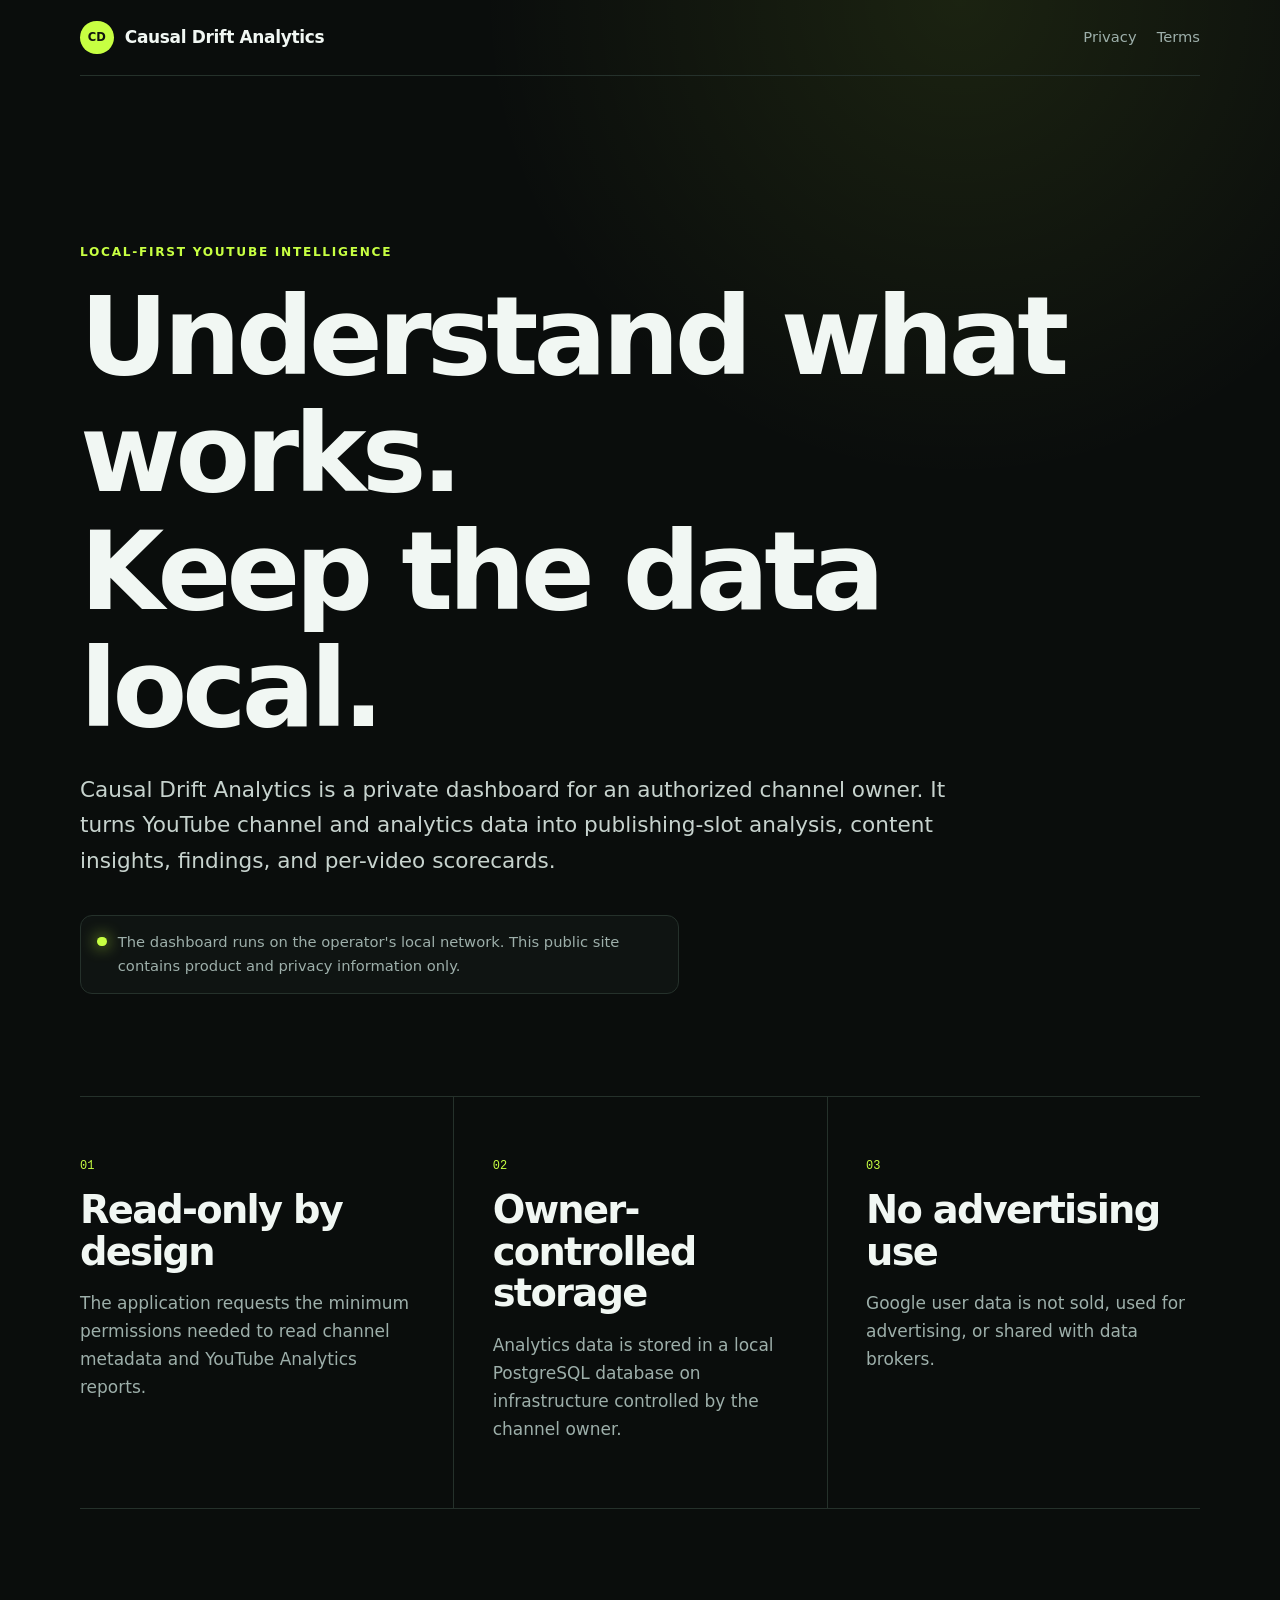
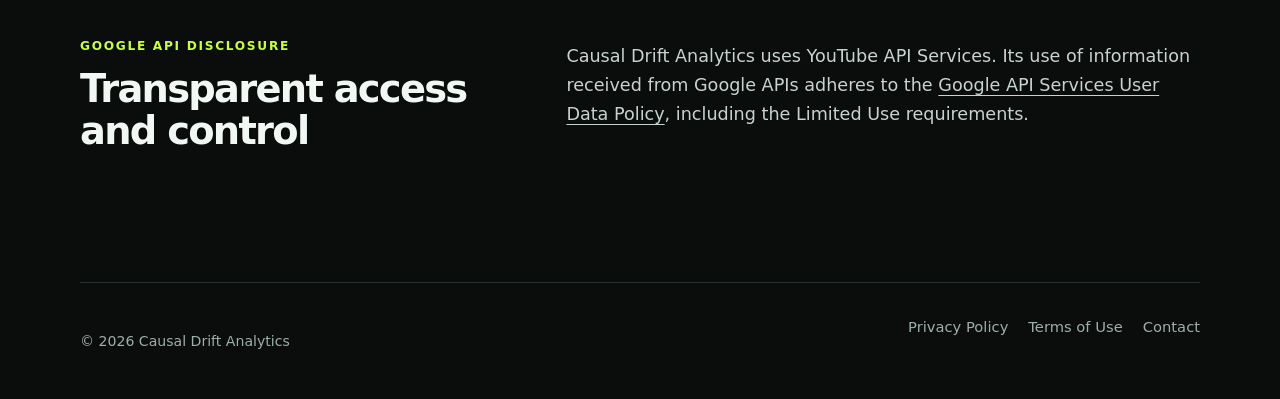
<file: index.html>
<!doctype html>
<html lang="en">
  <head>
    <meta charset="utf-8" />
    <meta name="viewport" content="width=device-width, initial-scale=1" />
    <meta name="description" content="Causal Drift Analytics is a private, local-first dashboard for understanding an authorized YouTube channel's content performance." />
    <title>Causal Drift Analytics</title>
    <link rel="stylesheet" href="./styles.css" />
  </head>
  <body>
    <header class="shell nav">
      <a class="brand" href="./" aria-label="Causal Drift Analytics home">
        <span class="brand-mark" aria-hidden="true">CD</span>
        <span>Causal Drift Analytics</span>
      </a>
      <nav aria-label="Legal">
        <a href="./privacy/">Privacy</a>
        <a href="./terms/">Terms</a>
      </nav>
    </header>

    <main>
      <section class="shell hero">
        <p class="eyebrow">Local-first YouTube intelligence</p>
        <h1>Understand what works.<br />Keep the data local.</h1>
        <p class="lede">
          Causal Drift Analytics is a private dashboard for an authorized channel owner. It turns YouTube channel and analytics data into publishing-slot analysis, content insights, findings, and per-video scorecards.
        </p>
        <div class="status" role="note">
          <span class="status-dot" aria-hidden="true"></span>
          The dashboard runs on the operator's local network. This public site contains product and privacy information only.
        </div>
      </section>

      <section class="shell grid" aria-label="Product principles">
        <article>
          <p class="number">01</p>
          <h2>Read-only by design</h2>
          <p>The application requests the minimum permissions needed to read channel metadata and YouTube Analytics reports.</p>
        </article>
        <article>
          <p class="number">02</p>
          <h2>Owner-controlled storage</h2>
          <p>Analytics data is stored in a local PostgreSQL database on infrastructure controlled by the channel owner.</p>
        </article>
        <article>
          <p class="number">03</p>
          <h2>No advertising use</h2>
          <p>Google user data is not sold, used for advertising, or shared with data brokers.</p>
        </article>
      </section>

      <section class="shell disclosure">
        <div>
          <p class="eyebrow">Google API disclosure</p>
          <h2>Transparent access and control</h2>
        </div>
        <p>
          Causal Drift Analytics uses YouTube API Services. Its use of information received from Google APIs adheres to the
          <a href="https://developers.google.com/terms/api-services-user-data-policy">Google API Services User Data Policy</a>, including the Limited Use requirements.
        </p>
      </section>
    </main>

    <footer class="shell footer">
      <p>© 2026 Causal Drift Analytics</p>
      <div>
        <a href="./privacy/">Privacy Policy</a>
        <a href="./terms/">Terms of Use</a>
        <a href="mailto:deepaktiwari3020@gmail.com">Contact</a>
      </div>
    </footer>
  </body>
</html>
</file>
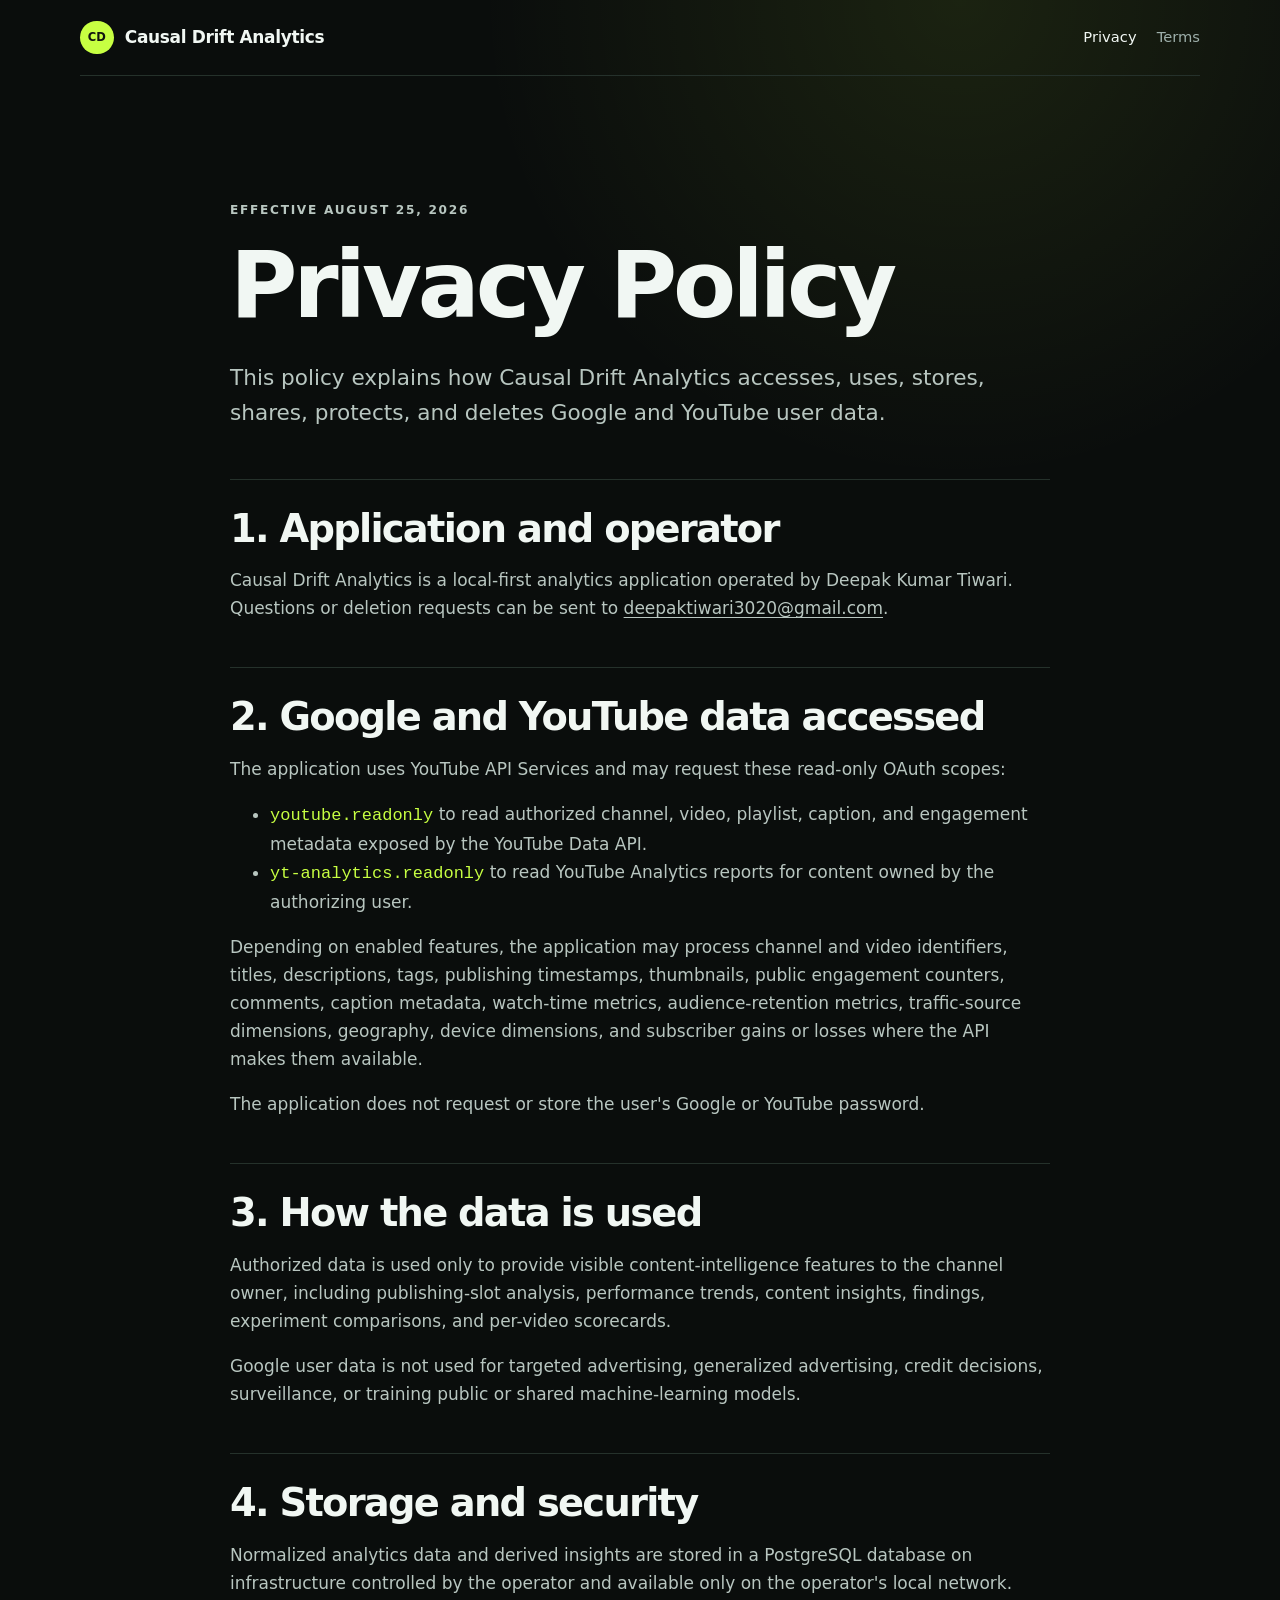
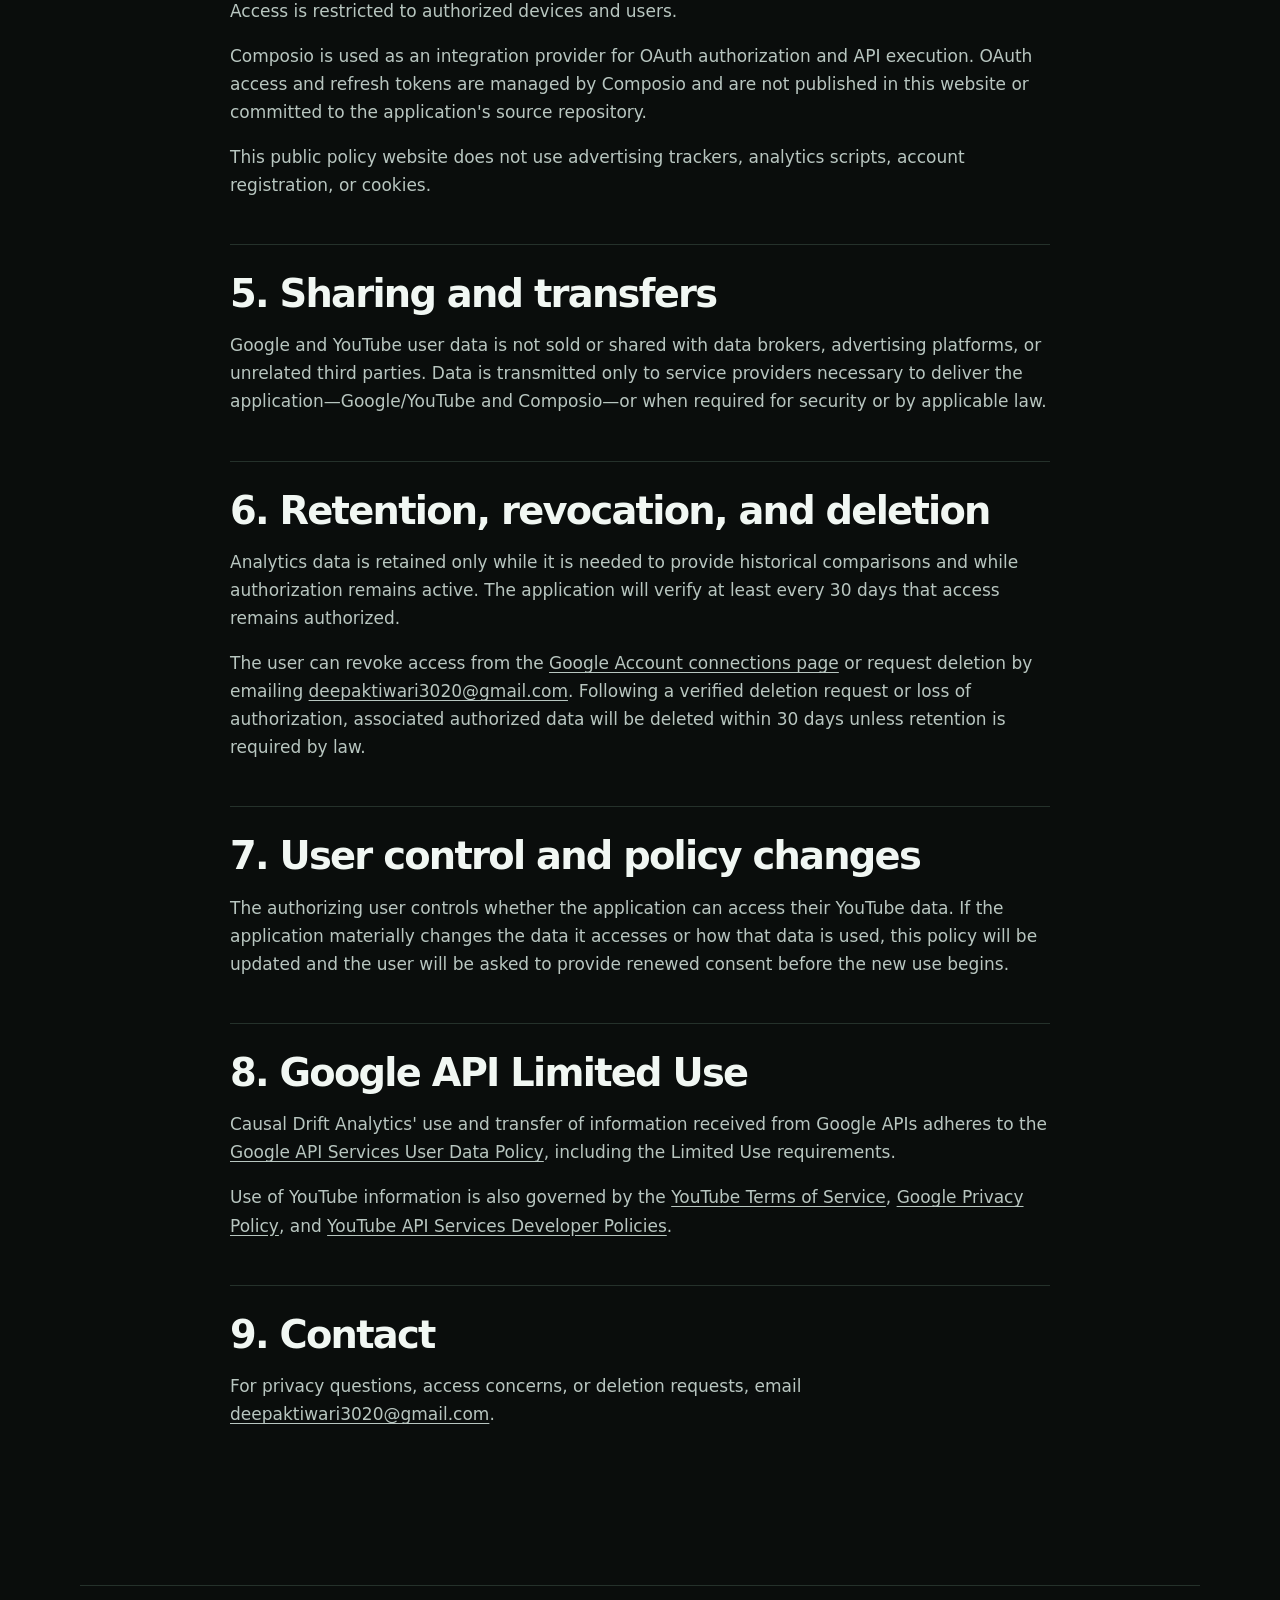
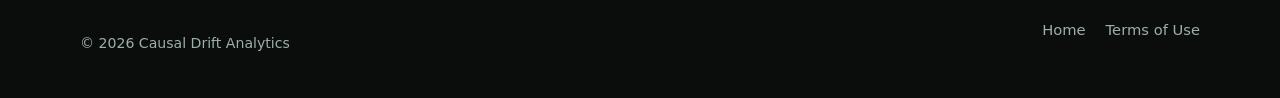
<file: privacy/index.html>
<!doctype html>
<html lang="en">
  <head>
    <meta charset="utf-8" />
    <meta name="viewport" content="width=device-width, initial-scale=1" />
    <meta name="description" content="Privacy Policy for Causal Drift Analytics." />
    <title>Privacy Policy — Causal Drift Analytics</title>
    <link rel="stylesheet" href="../styles.css" />
  </head>
  <body>
    <header class="shell nav">
      <a class="brand" href="../" aria-label="Causal Drift Analytics home">
        <span class="brand-mark" aria-hidden="true">CD</span>
        <span>Causal Drift Analytics</span>
      </a>
      <nav aria-label="Legal">
        <a aria-current="page" href="./">Privacy</a>
        <a href="../terms/">Terms</a>
      </nav>
    </header>

    <main class="shell legal">
      <p class="eyebrow">Effective August 25, 2026</p>
      <h1>Privacy Policy</h1>
      <p class="lede">This policy explains how Causal Drift Analytics accesses, uses, stores, shares, protects, and deletes Google and YouTube user data.</p>

      <section>
        <h2>1. Application and operator</h2>
        <p>Causal Drift Analytics is a local-first analytics application operated by Deepak Kumar Tiwari. Questions or deletion requests can be sent to <a href="mailto:deepaktiwari3020@gmail.com">deepaktiwari3020@gmail.com</a>.</p>
      </section>

      <section>
        <h2>2. Google and YouTube data accessed</h2>
        <p>The application uses YouTube API Services and may request these read-only OAuth scopes:</p>
        <ul>
          <li><code>youtube.readonly</code> to read authorized channel, video, playlist, caption, and engagement metadata exposed by the YouTube Data API.</li>
          <li><code>yt-analytics.readonly</code> to read YouTube Analytics reports for content owned by the authorizing user.</li>
        </ul>
        <p>Depending on enabled features, the application may process channel and video identifiers, titles, descriptions, tags, publishing timestamps, thumbnails, public engagement counters, comments, caption metadata, watch-time metrics, audience-retention metrics, traffic-source dimensions, geography, device dimensions, and subscriber gains or losses where the API makes them available.</p>
        <p>The application does not request or store the user's Google or YouTube password.</p>
      </section>

      <section>
        <h2>3. How the data is used</h2>
        <p>Authorized data is used only to provide visible content-intelligence features to the channel owner, including publishing-slot analysis, performance trends, content insights, findings, experiment comparisons, and per-video scorecards.</p>
        <p>Google user data is not used for targeted advertising, generalized advertising, credit decisions, surveillance, or training public or shared machine-learning models.</p>
      </section>

      <section>
        <h2>4. Storage and security</h2>
        <p>Normalized analytics data and derived insights are stored in a PostgreSQL database on infrastructure controlled by the operator and available only on the operator's local network. Access is restricted to authorized devices and users.</p>
        <p>Composio is used as an integration provider for OAuth authorization and API execution. OAuth access and refresh tokens are managed by Composio and are not published in this website or committed to the application's source repository.</p>
        <p>This public policy website does not use advertising trackers, analytics scripts, account registration, or cookies.</p>
      </section>

      <section>
        <h2>5. Sharing and transfers</h2>
        <p>Google and YouTube user data is not sold or shared with data brokers, advertising platforms, or unrelated third parties. Data is transmitted only to service providers necessary to deliver the application—Google/YouTube and Composio—or when required for security or by applicable law.</p>
      </section>

      <section>
        <h2>6. Retention, revocation, and deletion</h2>
        <p>Analytics data is retained only while it is needed to provide historical comparisons and while authorization remains active. The application will verify at least every 30 days that access remains authorized.</p>
        <p>The user can revoke access from the <a href="https://myaccount.google.com/connections">Google Account connections page</a> or request deletion by emailing <a href="mailto:deepaktiwari3020@gmail.com">deepaktiwari3020@gmail.com</a>. Following a verified deletion request or loss of authorization, associated authorized data will be deleted within 30 days unless retention is required by law.</p>
      </section>

      <section>
        <h2>7. User control and policy changes</h2>
        <p>The authorizing user controls whether the application can access their YouTube data. If the application materially changes the data it accesses or how that data is used, this policy will be updated and the user will be asked to provide renewed consent before the new use begins.</p>
      </section>

      <section>
        <h2>8. Google API Limited Use</h2>
        <p>Causal Drift Analytics' use and transfer of information received from Google APIs adheres to the <a href="https://developers.google.com/terms/api-services-user-data-policy">Google API Services User Data Policy</a>, including the Limited Use requirements.</p>
        <p>Use of YouTube information is also governed by the <a href="https://www.youtube.com/t/terms">YouTube Terms of Service</a>, <a href="https://policies.google.com/privacy">Google Privacy Policy</a>, and <a href="https://developers.google.com/youtube/terms/developer-policies">YouTube API Services Developer Policies</a>.</p>
      </section>

      <section>
        <h2>9. Contact</h2>
        <p>For privacy questions, access concerns, or deletion requests, email <a href="mailto:deepaktiwari3020@gmail.com">deepaktiwari3020@gmail.com</a>.</p>
      </section>
    </main>

    <footer class="shell footer">
      <p>© 2026 Causal Drift Analytics</p>
      <div><a href="../">Home</a><a href="../terms/">Terms of Use</a></div>
    </footer>
  </body>
</html>
</file>
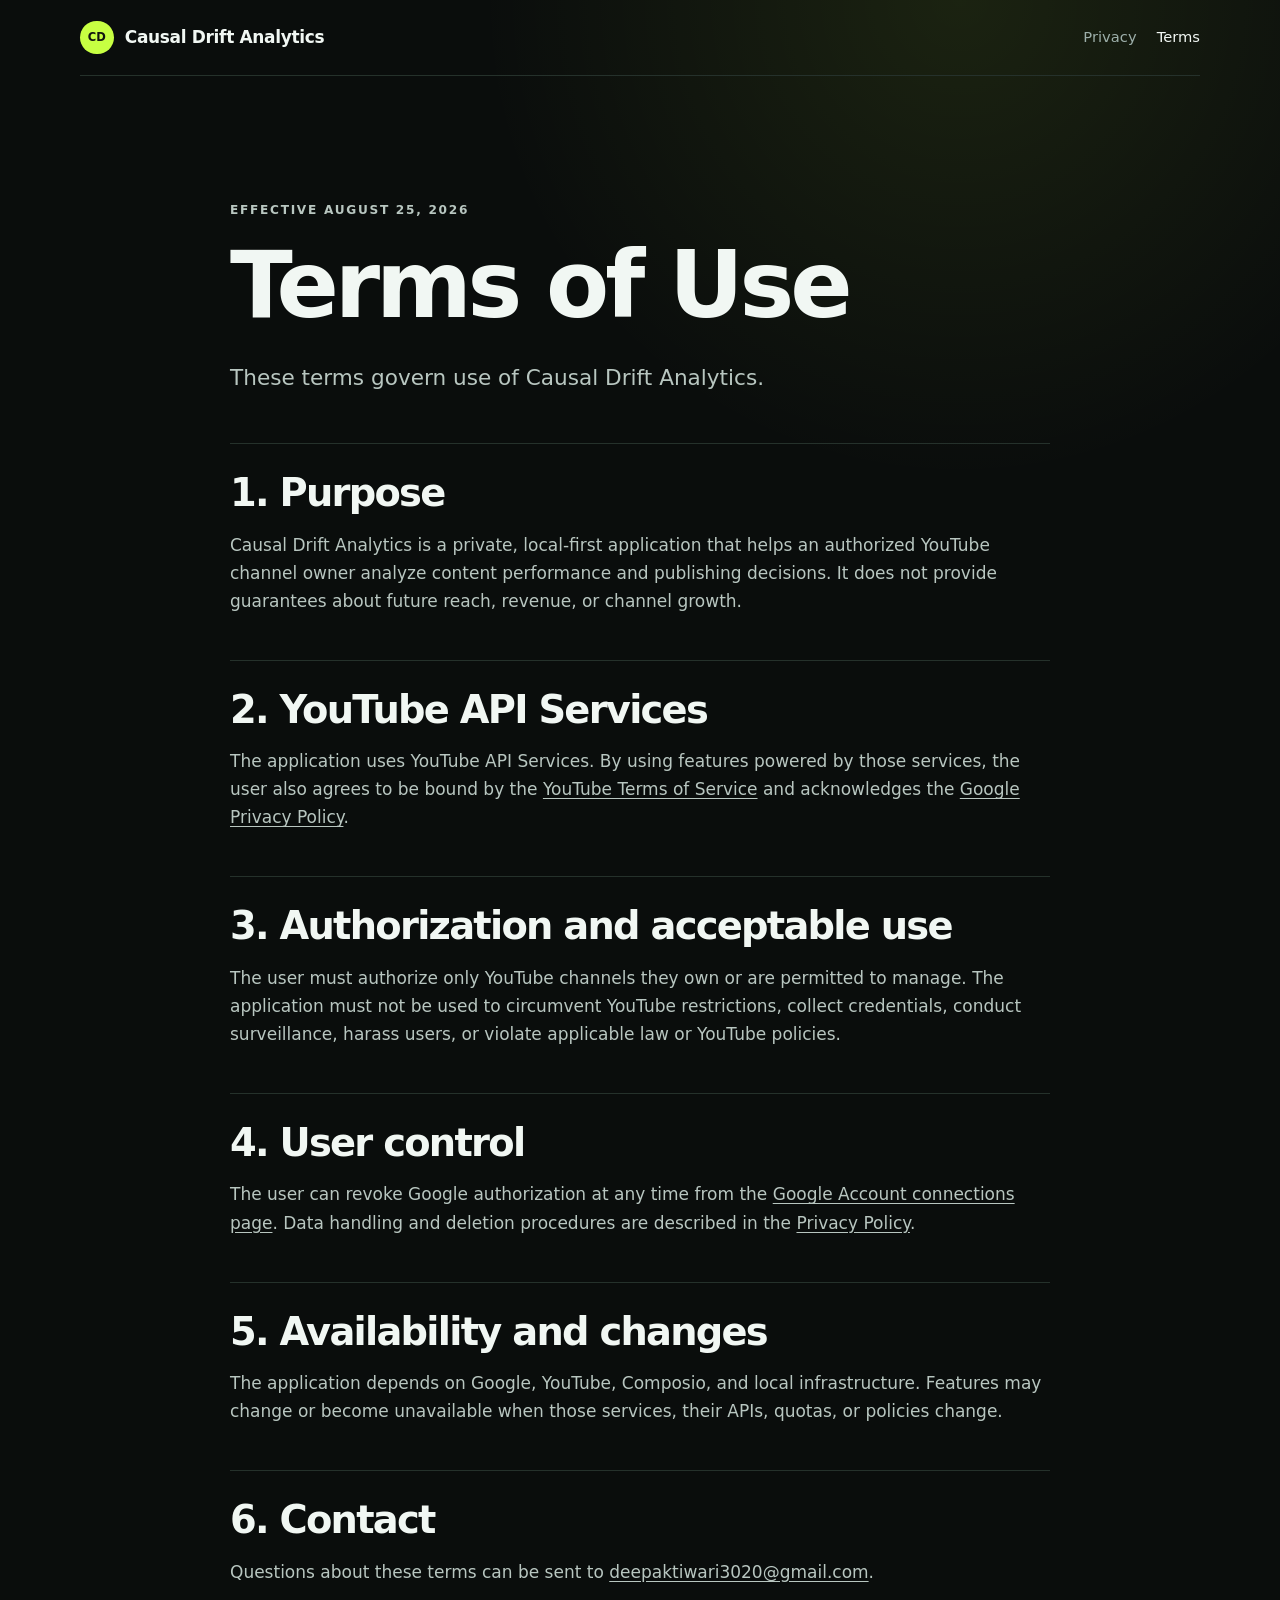
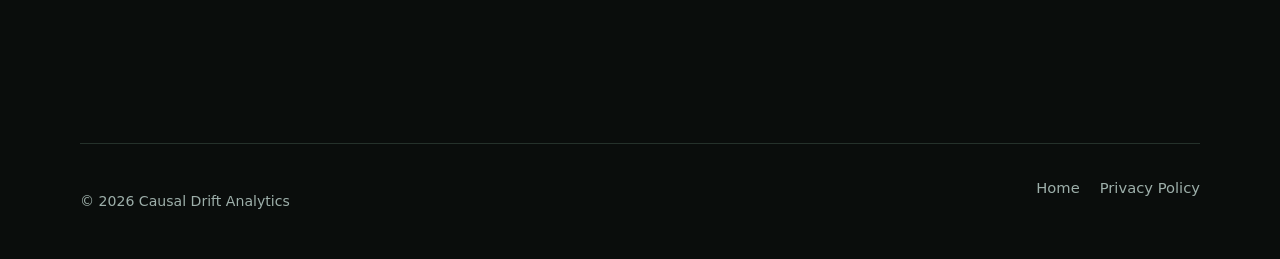
<file: terms/index.html>
<!doctype html>
<html lang="en">
  <head>
    <meta charset="utf-8" />
    <meta name="viewport" content="width=device-width, initial-scale=1" />
    <meta name="description" content="Terms of Use for Causal Drift Analytics." />
    <title>Terms of Use — Causal Drift Analytics</title>
    <link rel="stylesheet" href="../styles.css" />
  </head>
  <body>
    <header class="shell nav">
      <a class="brand" href="../" aria-label="Causal Drift Analytics home">
        <span class="brand-mark" aria-hidden="true">CD</span>
        <span>Causal Drift Analytics</span>
      </a>
      <nav aria-label="Legal">
        <a href="../privacy/">Privacy</a>
        <a aria-current="page" href="./">Terms</a>
      </nav>
    </header>

    <main class="shell legal">
      <p class="eyebrow">Effective August 25, 2026</p>
      <h1>Terms of Use</h1>
      <p class="lede">These terms govern use of Causal Drift Analytics.</p>

      <section>
        <h2>1. Purpose</h2>
        <p>Causal Drift Analytics is a private, local-first application that helps an authorized YouTube channel owner analyze content performance and publishing decisions. It does not provide guarantees about future reach, revenue, or channel growth.</p>
      </section>

      <section>
        <h2>2. YouTube API Services</h2>
        <p>The application uses YouTube API Services. By using features powered by those services, the user also agrees to be bound by the <a href="https://www.youtube.com/t/terms">YouTube Terms of Service</a> and acknowledges the <a href="https://policies.google.com/privacy">Google Privacy Policy</a>.</p>
      </section>

      <section>
        <h2>3. Authorization and acceptable use</h2>
        <p>The user must authorize only YouTube channels they own or are permitted to manage. The application must not be used to circumvent YouTube restrictions, collect credentials, conduct surveillance, harass users, or violate applicable law or YouTube policies.</p>
      </section>

      <section>
        <h2>4. User control</h2>
        <p>The user can revoke Google authorization at any time from the <a href="https://myaccount.google.com/connections">Google Account connections page</a>. Data handling and deletion procedures are described in the <a href="../privacy/">Privacy Policy</a>.</p>
      </section>

      <section>
        <h2>5. Availability and changes</h2>
        <p>The application depends on Google, YouTube, Composio, and local infrastructure. Features may change or become unavailable when those services, their APIs, quotas, or policies change.</p>
      </section>

      <section>
        <h2>6. Contact</h2>
        <p>Questions about these terms can be sent to <a href="mailto:deepaktiwari3020@gmail.com">deepaktiwari3020@gmail.com</a>.</p>
      </section>
    </main>

    <footer class="shell footer">
      <p>© 2026 Causal Drift Analytics</p>
      <div><a href="../">Home</a><a href="../privacy/">Privacy Policy</a></div>
    </footer>
  </body>
</html>
</file>
<file: styles.css>
:root {
  color-scheme: dark;
  --bg: #0a0d0c;
  --surface: #111714;
  --line: #25312b;
  --text: #f1f7f3;
  --muted: #9dafaa;
  --accent: #c7ff42;
  --max: 1120px;
  font-family: Inter, ui-sans-serif, system-ui, -apple-system, BlinkMacSystemFont, "Segoe UI", sans-serif;
}

* { box-sizing: border-box; }

html { scroll-behavior: smooth; }

body {
  margin: 0;
  background:
    radial-gradient(circle at 75% 0%, rgba(199, 255, 66, 0.09), transparent 30rem),
    var(--bg);
  color: var(--text);
  font-size: 17px;
  line-height: 1.65;
}

a { color: inherit; text-underline-offset: 0.2em; }
a:hover { color: var(--accent); }

.shell {
  width: min(calc(100% - 2rem), var(--max));
  margin-inline: auto;
}

.nav {
  min-height: 76px;
  display: flex;
  align-items: center;
  justify-content: space-between;
  gap: 1rem;
  border-bottom: 1px solid var(--line);
}

.brand {
  display: inline-flex;
  align-items: center;
  gap: 0.7rem;
  text-decoration: none;
  font-weight: 700;
  letter-spacing: -0.02em;
}

.brand-mark {
  display: grid;
  place-items: center;
  width: 2.1rem;
  height: 2.1rem;
  border-radius: 50%;
  background: var(--accent);
  color: #11150f;
  font-size: 0.72rem;
  letter-spacing: 0;
}

nav, .footer div { display: flex; gap: 1.25rem; }
nav a, .footer a { color: var(--muted); text-decoration: none; font-size: 0.92rem; }
nav a[aria-current="page"] { color: var(--text); }

.hero { padding-block: clamp(5rem, 12vw, 10rem) clamp(4rem, 8vw, 7rem); }

.eyebrow {
  color: var(--accent);
  font-size: 0.76rem;
  font-weight: 800;
  letter-spacing: 0.14em;
  text-transform: uppercase;
}

h1, h2 { line-height: 1.08; letter-spacing: -0.045em; }
h1 { max-width: 16ch; margin: 1rem 0 1.5rem; font-size: clamp(3.2rem, 8.5vw, 7.25rem); }
h2 { margin: 0 0 1rem; font-size: clamp(1.5rem, 3vw, 2.4rem); }

.lede { max-width: 67ch; color: #c7d3ce; font-size: clamp(1.08rem, 2.1vw, 1.35rem); }

.status {
  display: flex;
  align-items: flex-start;
  gap: 0.7rem;
  width: fit-content;
  max-width: 64ch;
  margin-top: 2.25rem;
  padding: 0.9rem 1rem;
  border: 1px solid var(--line);
  border-radius: 0.75rem;
  background: rgba(17, 23, 20, 0.75);
  color: var(--muted);
  font-size: 0.92rem;
}

.status-dot { flex: 0 0 auto; width: 0.6rem; height: 0.6rem; margin-top: 0.42rem; border-radius: 50%; background: var(--accent); box-shadow: 0 0 1rem var(--accent); }

.grid {
  display: grid;
  grid-template-columns: repeat(3, 1fr);
  border-block: 1px solid var(--line);
}

.grid article { padding: 3rem clamp(1rem, 3vw, 2.5rem); }
.grid article + article { border-left: 1px solid var(--line); }
.grid article:first-child { padding-left: 0; }
.grid article:last-child { padding-right: 0; }
.grid p:not(.number) { color: var(--muted); }
.number { color: var(--accent); font-family: ui-monospace, SFMono-Regular, Menlo, monospace; font-size: 0.75rem; }

.disclosure { display: grid; grid-template-columns: 0.8fr 1.2fr; gap: 4rem; padding-block: clamp(4rem, 9vw, 8rem); }
.disclosure > p { color: #c7d3ce; font-size: 1.1rem; }

.legal { max-width: 820px; padding-block: clamp(4rem, 9vw, 7rem); }
.legal h1 { font-size: clamp(3rem, 8vw, 5.75rem); }
.legal section { padding-block: 1.75rem; border-top: 1px solid var(--line); }
.legal section:first-of-type { margin-top: 3rem; }
.legal p, .legal li { color: #b8c6c0; }
.legal code { color: var(--accent); }

.footer {
  display: flex;
  justify-content: space-between;
  gap: 1rem;
  padding-block: 2rem;
  border-top: 1px solid var(--line);
  color: var(--muted);
  font-size: 0.88rem;
}

@media (max-width: 720px) {
  body { font-size: 16px; }
  .brand span:last-child { display: none; }
  .grid { grid-template-columns: 1fr; }
  .grid article { padding: 2rem 0; }
  .grid article + article { border-left: 0; border-top: 1px solid var(--line); }
  .disclosure { grid-template-columns: 1fr; gap: 1rem; }
  .footer { flex-direction: column; }
}
</file>
